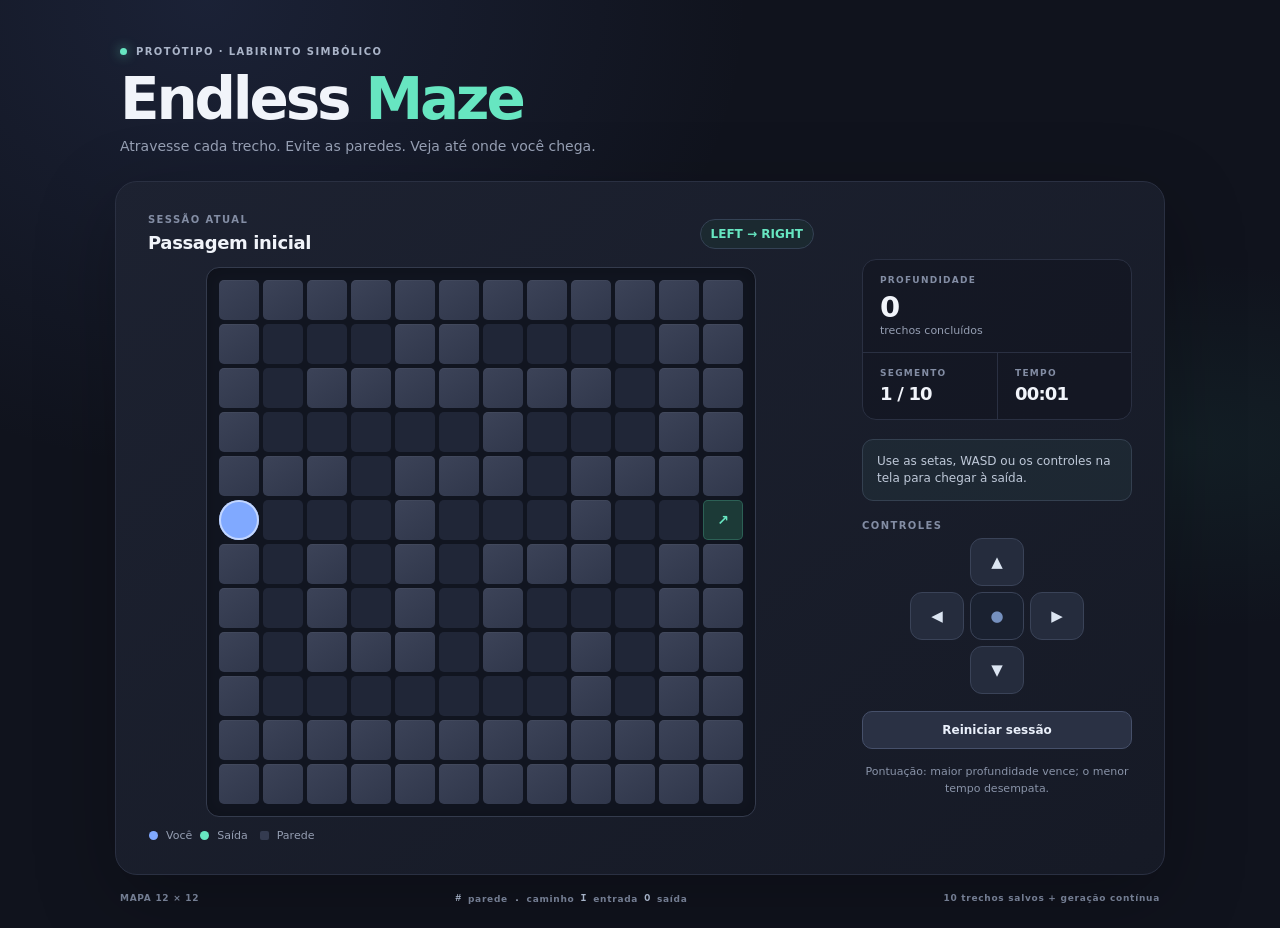
<file: index.html>
<!doctype html>
<html lang="pt-BR">
<head>
  <meta charset="utf-8">
  <meta name="viewport" content="width=device-width, initial-scale=1, viewport-fit=cover">
  <meta name="theme-color" content="#10131d">
  <title>Endless Maze</title>
  <link rel="stylesheet" href="./styles.css">
  <script src="./levels.js" defer></script>
  <script src="./game.js" defer></script>
</head>
<body>
  <main class="page">
    <header class="intro">
      <div class="eyebrow"><span class="eyebrow-dot"></span> PROTÓTIPO · LABIRINTO SIMBÓLICO</div>
      <h1>Endless <span>Maze</span></h1>
      <p class="lead">Atravesse cada trecho. Evite as paredes. Veja até onde você chega.</p>
    </header>

    <section class="game-card" aria-label="Jogo Endless Maze">
      <div class="board-column">
        <div class="board-heading">
          <div>
            <p class="section-label">SESSÃO ATUAL</p>
            <h2 id="segment-label">Preparando o labirinto…</h2>
          </div>
          <span class="route-badge" id="route-label">I <span aria-hidden="true">→</span> O</span>
        </div>
        <div class="board-frame">
          <div class="maze-grid" id="maze" role="grid" aria-label="Labirinto 12 por 12"></div>
        </div>
        <p class="board-hint"><span class="legend-dot player-legend"></span> Você <span class="legend-dot exit-legend"></span> Saída <span class="legend-wall"></span> Parede</p>
      </div>

      <aside class="side-panel">
        <div class="stats" aria-label="Desempenho da sessão">
          <div class="stat">
            <span class="stat-label">PROFUNDIDADE</span>
            <strong id="depth">0</strong>
            <span class="stat-note">trechos concluídos</span>
          </div>
          <div class="stat-row">
            <div class="stat compact-stat">
              <span class="stat-label">SEGMENTO</span>
              <strong id="segment-number">1 / 10</strong>
            </div>
            <div class="stat compact-stat">
              <span class="stat-label">TEMPO</span>
              <strong id="timer">00:00</strong>
            </div>
          </div>
        </div>

        <div class="status-box" id="status" role="status" aria-live="polite">
          Use as setas, WASD ou os controles na tela.
        </div>

        <div class="controls-wrap">
          <p class="section-label">CONTROLES</p>
          <div class="d-pad" aria-label="Controles de movimento">
            <button class="move-button up" data-direction="up" aria-label="Mover para cima">▲</button>
            <button class="move-button left" data-direction="left" aria-label="Mover para a esquerda">◀</button>
            <span class="move-button center" aria-hidden="true">●</span>
            <button class="move-button right" data-direction="right" aria-label="Mover para a direita">▶</button>
            <button class="move-button down" data-direction="down" aria-label="Mover para baixo">▼</button>
          </div>
          <button class="restart-button" id="restart">Reiniciar sessão</button>
        </div>

        <p class="score-note">Pontuação: maior profundidade vence; o menor tempo desempata.</p>
      </aside>
    </section>

    <footer class="footer">
      <span>MAPA 12 × 12</span>
      <span class="symbol-legend"><code>#</code> parede <code>.</code> caminho <code>I</code> entrada <code>O</code> saída</span>
      <span>10 trechos salvos + geração contínua</span>
    </footer>
  </main>

  <dialog class="game-over-modal" id="game-over-modal" aria-labelledby="game-over-title" aria-describedby="game-over-message">
    <div class="modal-panel">
      <span class="modal-mark" aria-hidden="true">!</span>
      <p class="section-label">SESSÃO ENCERRADA</p>
      <h2 id="game-over-title">Você bateu em uma parede</h2>
      <p class="modal-message" id="game-over-message"></p>
      <button class="modal-restart-button" id="modal-restart" type="button">Reiniciar sessão</button>
    </div>
  </dialog>
</body>
</html>
</file>
<file: styles.css>
:root {
  color-scheme: dark;
  --bg: #10131d;
  --panel: #191d2a;
  --panel-light: #202536;
  --line: #2a3042;
  --text: #f1f4fa;
  --muted: #959eb2;
  --mint: #67e6c1;
  --blue: #80a9ff;
  --wall: #343b50;
  --floor: #202637;
  font-family: Inter, ui-sans-serif, system-ui, -apple-system, BlinkMacSystemFont, "Segoe UI", sans-serif;
}
* { box-sizing: border-box; }
body {
  min-width: 300px;
  min-height: 100vh;
  margin: 0;
  color: var(--text);
  background: radial-gradient(ellipse at 16% 0%, rgba(76, 100, 169, .18), transparent 34rem), radial-gradient(ellipse at 92% 48%, rgba(45, 131, 112, .10), transparent 28rem), var(--bg);
}
button { font: inherit; }
.page { width: min(100% - 36px, 1050px); margin: 0 auto; padding: 46px 0 24px; }
.intro { margin: 0 0 27px 5px; }
.eyebrow, .section-label, .stat-label, .footer { font-size: 10px; font-weight: 750; letter-spacing: .14em; }
.eyebrow { display: flex; align-items: center; gap: 9px; color: #aab4c8; }
.eyebrow-dot { width: 7px; height: 7px; border-radius: 50%; background: var(--mint); box-shadow: 0 0 12px rgba(103, 230, 193, .7); }
h1 { margin: 13px 0 4px; font-size: clamp(38px, 6vw, 58px); line-height: 1; letter-spacing: -.055em; }
h1 span { color: var(--mint); }
.lead { margin: 10px 0 0; color: var(--muted); font-size: 14px; }
.game-card {
  display: grid;
  grid-template-columns: minmax(300px, 1fr) 270px;
  gap: clamp(22px, 4vw, 48px);
  align-items: center;
  padding: clamp(18px, 3vw, 32px);
  border: 1px solid var(--line);
  border-radius: 22px;
  background: linear-gradient(145deg, rgba(29, 34, 49, .97), rgba(22, 26, 38, .97));
  box-shadow: 0 24px 80px rgba(0, 0, 0, .25);
}
.board-column { min-width: 0; }
.board-heading { display: flex; align-items: center; justify-content: space-between; gap: 12px; margin: 0 0 14px; }
.section-label { margin: 0 0 7px; color: #838da4; }
.board-heading h2 { margin: 0; font-size: 18px; letter-spacing: -.02em; }
.route-badge { padding: 7px 10px; border: 1px solid #344154; border-radius: 999px; color: var(--mint); background: #1b2930; font-size: 12px; font-weight: 750; white-space: nowrap; }
.board-frame {
  width: min(100%, 550px);
  margin: 0 auto;
  padding: clamp(7px, 1.3vw, 12px);
  border: 1px solid #343b4d;
  border-radius: 13px;
  background: #111520;
  box-shadow: inset 0 1px 18px rgba(0, 0, 0, .2);
}
.maze-grid {
  display: grid;
  grid-template-columns: repeat(12, minmax(0, 1fr));
  grid-template-rows: repeat(12, minmax(0, 1fr));
  gap: clamp(2px, .45vw, 4px);
  width: 100%;
  aspect-ratio: 1;
  touch-action: manipulation;
}
.tile {
  display: flex;
  align-items: center;
  justify-content: center;
  width: 100%;
  height: 100%;
  min-width: 0;
  min-height: 0;
  overflow: hidden;
  border-radius: clamp(2px, .5vw, 5px);
  background: var(--floor);
  color: #718096;
  font-size: clamp(8px, 1.5vw, 14px);
  font-weight: 800;
  line-height: 1;
}
.tile.wall { background: linear-gradient(145deg, #3c4358, #30374b); box-shadow: inset 0 1px rgba(255, 255, 255, .035); }
.tile.entry { color: #83aaff; background: #24314b; }
.tile.exit { color: var(--mint); background: #1c3a37; box-shadow: inset 0 0 0 1px rgba(103, 230, 193, .22); }
.tile.player { position: relative; z-index: 1; color: transparent; background: var(--blue); border-radius: 50%; font-size: 0; box-shadow: inset 0 0 0 2px rgba(220, 232, 255, .72); }
.board-hint { display: flex; align-items: center; gap: 8px; margin: 12px 1px 0; color: var(--muted); font-size: 11px; }
.legend-dot { width: 9px; height: 9px; border-radius: 50%; }
.player-legend { background: var(--blue); }
.exit-legend { background: var(--mint); }
.legend-wall { width: 9px; height: 9px; margin-left: 4px; border-radius: 2px; background: var(--wall); }
.side-panel { display: flex; flex-direction: column; gap: 19px; }
.stats { overflow: hidden; border: 1px solid var(--line); border-radius: 14px; background: rgba(15, 18, 28, .47); }
.stat { display: flex; flex-direction: column; padding: 15px 17px; }
.stat-label { color: #838da4; font-size: 9px; }
.stat strong { margin-top: 5px; color: var(--text); font-size: 29px; letter-spacing: -.045em; font-variant-numeric: tabular-nums; }
.stat-note { color: var(--muted); font-size: 11px; }
.stat-row { display: grid; grid-template-columns: 1fr 1fr; border-top: 1px solid var(--line); }
.stat-row .stat + .stat { border-left: 1px solid var(--line); }
.compact-stat strong { font-size: 18px; }
.status-box { min-height: 56px; padding: 13px 14px; border: 1px solid #344050; border-radius: 11px; color: #bec8d8; background: rgba(103, 230, 193, .055); font-size: 12px; line-height: 1.45; }
.controls-wrap { display: flex; flex-direction: column; align-items: center; }
.controls-wrap .section-label { align-self: flex-start; }
.d-pad { display: grid; grid-template-columns: repeat(3, 54px); grid-template-rows: repeat(3, 48px); gap: 6px; grid-template-areas: ". up ." "left center right" ". down ."; }
.move-button {
  display: flex;
  align-items: center;
  justify-content: center;
  padding: 0;
  border: 1px solid #3a4358;
  border-radius: 12px;
  color: #dce5f2;
  background: #252c3d;
  font-size: 15px;
  cursor: pointer;
  -webkit-tap-highlight-color: transparent;
  touch-action: manipulation;
  transition: background .12s ease, transform .12s ease, border-color .12s ease;
}
.move-button:hover { border-color: #53637f; background: #30394d; }
.move-button:active { transform: scale(.94); background: #38455e; }
.move-button:focus-visible, .restart-button:focus-visible { outline: 2px solid var(--mint); outline-offset: 3px; }
.move-button.up { grid-area: up; }
.move-button.down { grid-area: down; }
.move-button.left { grid-area: left; }
.move-button.right { grid-area: right; }
.move-button.center { grid-area: center; color: #7590be; background: #1a2130; cursor: default; }
.restart-button { width: 100%; margin-top: 17px; padding: 11px 14px; border: 1px solid #46506a; border-radius: 10px; color: #eaf0fb; background: #2a3144; font-size: 12px; font-weight: 700; cursor: pointer; transition: background .12s ease; }
.restart-button:hover { background: #343d54; }
.score-note { margin: -4px 0 0; color: #8993a8; font-size: 11px; line-height: 1.5; text-align: center; }
.footer { display: flex; flex-wrap: wrap; justify-content: space-between; gap: 10px 18px; margin: 18px 5px 0; color: #737d92; font-size: 9px; letter-spacing: .08em; }
.symbol-legend { display: flex; align-items: center; gap: 6px; }
.symbol-legend code { color: #a6b3c8; font-size: 10px; }
@media (max-width: 720px) {
  .page { width: min(100% - 24px, 520px); padding-top: 27px; }
  .intro { margin-left: 3px; margin-bottom: 19px; }
  .game-card { grid-template-columns: 1fr; gap: 20px; padding: 16px; border-radius: 17px; }
  .board-frame { width: min(100%, calc(100vw - 56px), 470px); }
  .side-panel { gap: 14px; }
  .stats { display: grid; grid-template-columns: 1fr 1.25fr; }
  .stats > .stat { justify-content: center; }
  .stat-row { border-top: 0; border-left: 1px solid var(--line); }
  .stat-row .stat + .stat { border-left: 1px solid var(--line); }
  .stat-row .stat { padding: 12px 10px; justify-content: center; }
  .stat strong { font-size: 25px; }
  .compact-stat strong { font-size: 16px; }
  .status-box { min-height: 44px; }
  .controls-wrap { display: grid; grid-template-columns: 1fr 180px; align-items: center; gap: 0 12px; }
  .controls-wrap .section-label { grid-column: 1; align-self: center; }
  .d-pad { grid-column: 2; grid-row: 1 / span 2; justify-self: end; grid-template-columns: repeat(3, 46px); grid-template-rows: repeat(3, 42px); gap: 5px; }
  .move-button { border-radius: 10px; }
  .restart-button { grid-column: 1; margin-top: 5px; }
  .score-note { text-align: left; }
  .footer { justify-content: flex-start; }
}
@media (max-width: 370px) {
  .game-card { padding: 12px; }
  .board-frame { width: min(100%, calc(100vw - 44px)); }
  .controls-wrap { grid-template-columns: 1fr 153px; gap: 0 6px; }
  .d-pad { grid-template-columns: repeat(3, 42px); grid-template-rows: repeat(3, 39px); }
  .symbol-legend { flex-wrap: wrap; }
}
@media (prefers-reduced-motion: reduce) {
  *, *::before, *::after { transition-duration: .01ms !important; scroll-behavior: auto !important; }
}


.game-over-modal {
  width: min(420px, calc(100vw - 32px));
  max-width: calc(100vw - 32px);
  margin: auto;
  padding: 0;
  overflow: hidden;
  border: 1px solid #46516a;
  border-radius: 20px;
  color: var(--text);
  background: linear-gradient(145deg, #22293a, #171c29);
  box-shadow: 0 28px 90px rgba(0, 0, 0, .55);
}
.game-over-modal::backdrop { background: rgba(5, 7, 13, .78); backdrop-filter: blur(6px); }
.modal-panel { display: flex; flex-direction: column; align-items: center; padding: 30px 26px 26px; text-align: center; }
.modal-mark { display: grid; place-items: center; width: 48px; height: 48px; margin-bottom: 18px; border: 1px solid rgba(255, 154, 128, .35); border-radius: 50%; color: #ffad91; background: rgba(235, 100, 82, .12); font-size: 24px; font-weight: 800; }
.modal-panel .section-label { margin-bottom: 8px; }
.modal-panel h2 { margin: 0; font-size: clamp(21px, 5vw, 26px); letter-spacing: -.035em; }
.modal-message { margin: 11px 0 22px; color: var(--muted); font-size: 13px; line-height: 1.55; }
.modal-restart-button { width: 100%; padding: 13px 16px; border: 1px solid rgba(103, 230, 193, .55); border-radius: 11px; color: #10201d; background: var(--mint); font-size: 13px; font-weight: 800; cursor: pointer; transition: filter .12s ease, transform .12s ease; }
.modal-restart-button:hover { filter: brightness(1.06); }
.modal-restart-button:active { transform: scale(.985); }
.modal-restart-button:focus-visible { outline: 2px solid #fff; outline-offset: 3px; }
</file>
